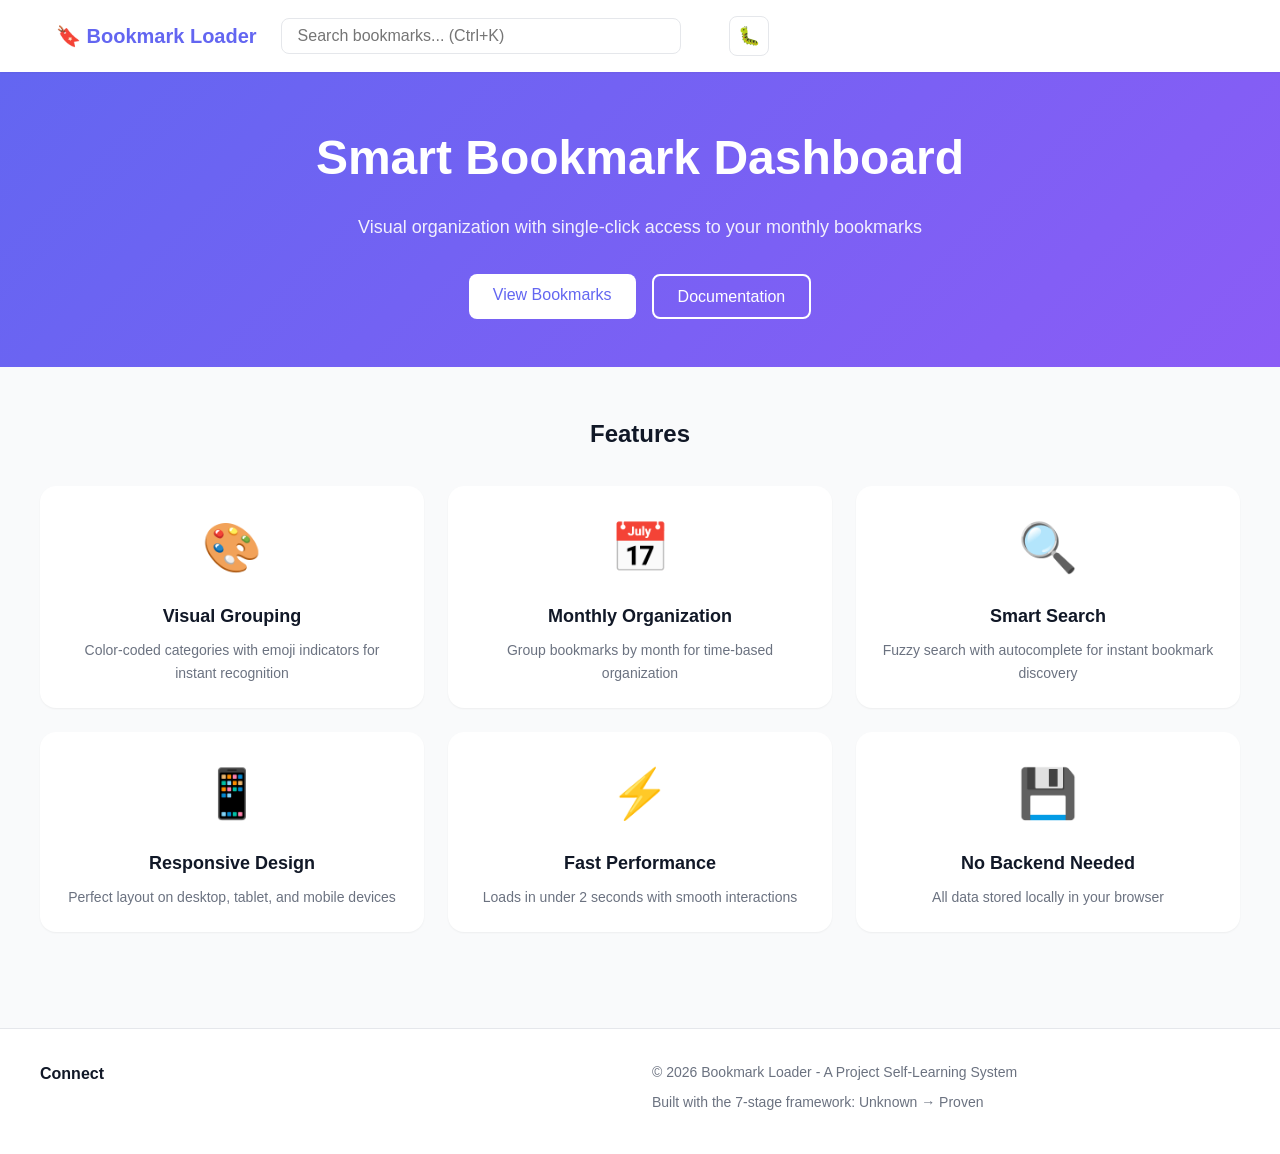
<file: index.html>
<!DOCTYPE html>
<html lang="en">
<head>
    <meta charset="UTF-8">
    <meta http-equiv="refresh" content="0; url=5_Symbols/index.html">
    <title>Bookmark Loader</title>
</head>
<body>
    <p>Redirecting to <a href="5_Symbols/index.html">Bookmark Loader</a>...</p>
</body>
</html>
</file>
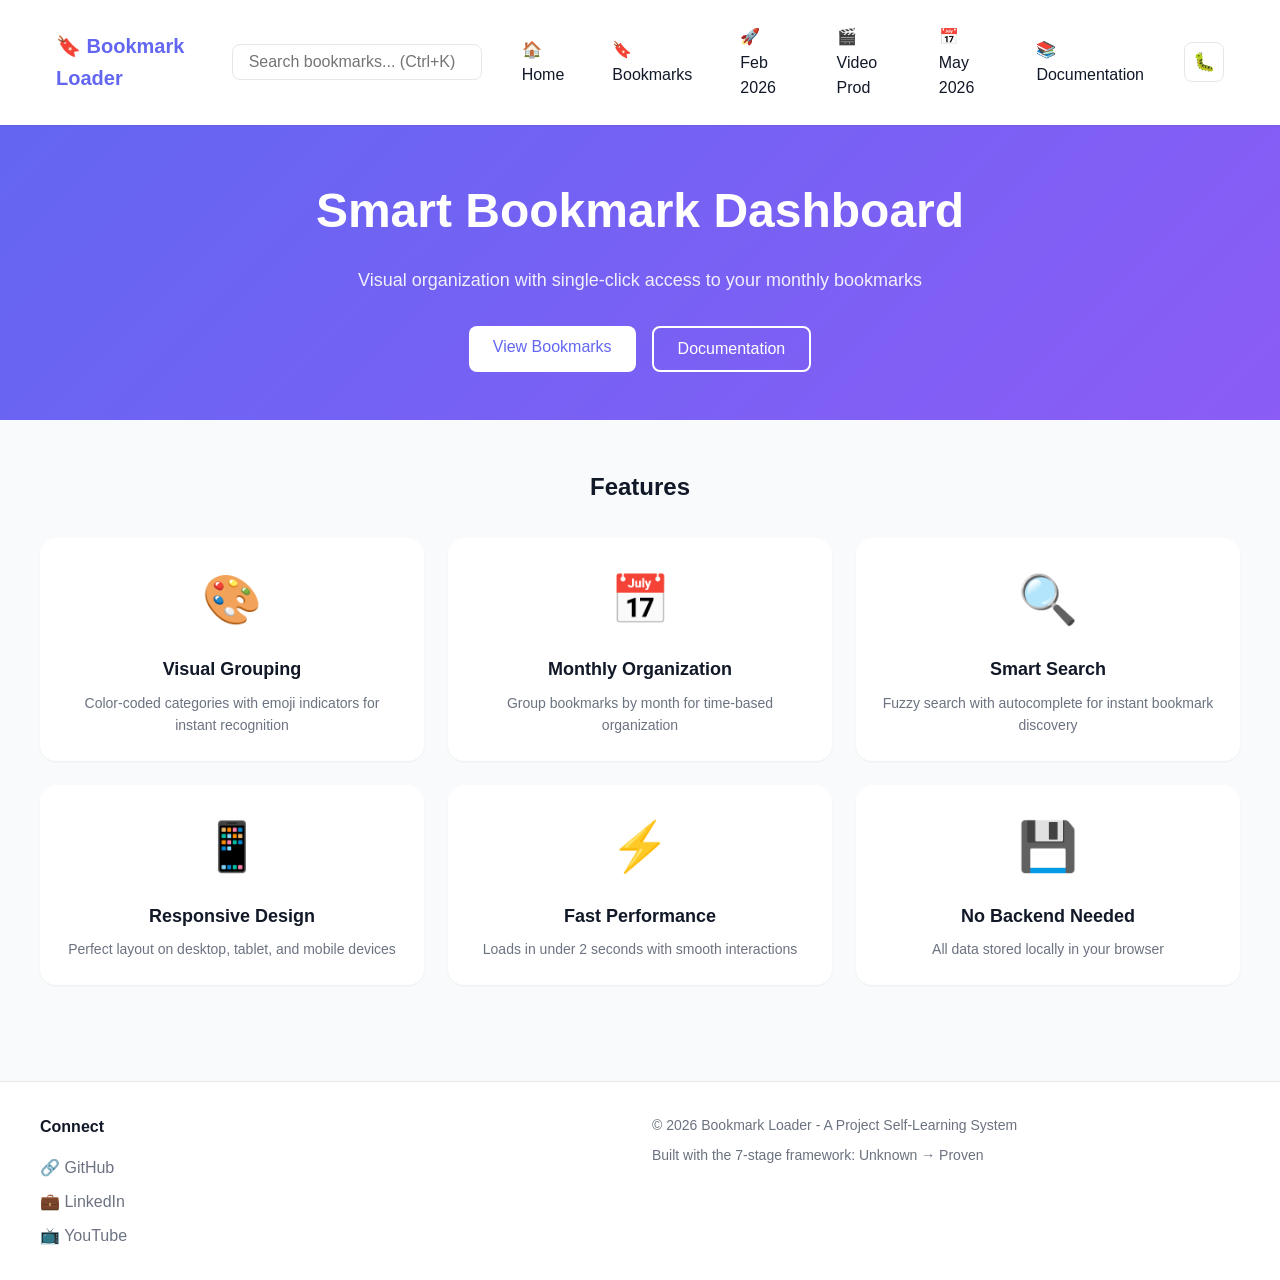
<file: 5_Symbols/index.html>
<!DOCTYPE html>
<html lang="en">
<head>
    <meta charset="UTF-8">
    <meta name="viewport" content="width=device-width, initial-scale=1.0">
    <meta name="description" content="Bookmark Dashboard - Visual organization for single-click access to your bookmarks">
    <title>Bookmark Loader - Smart Bookmark Dashboard</title>
    <link rel="stylesheet" href="../css/main.css">
    <link rel="stylesheet" href="../css/responsive.css">
</head>
<body>
    <!-- Debug Menu (hidden by default, shown when debug cookie is set) -->
    <nav id="debug-menu" class="debug-menu" style="display: none;">
        <div class="debug-menu-container">
            <span class="debug-label">DEBUG:</span>
            <div id="debug-menu-items"></div>
        </div>
    </nav>

    <!-- Main Navigation -->
    <nav class="main-nav">
        <div class="nav-container">
            <div class="nav-brand">
                <h1>🔖 Bookmark Loader</h1>
            </div>

            <!-- Search Bar -->
            <div class="nav-search">
                <input
                    type="text"
                    id="search-input"
                    placeholder="Search bookmarks... (Ctrl+K)"
                    autocomplete="off"
                />
                <div id="search-autocomplete" class="autocomplete-dropdown"></div>
            </div>

            <!-- Navigation Links -->
            <div class="nav-links" id="nav-links"></div>

            <!-- Debug Toggle Button -->
            <button id="debug-toggle" class="debug-toggle" title="Toggle Debug Menu">
                🐛
            </button>
        </div>
    </nav>

    <!-- Hero Section -->
    <section class="hero">
        <div class="hero-content">
            <h2>Smart Bookmark Dashboard</h2>
            <p>Visual organization with single-click access to your monthly bookmarks</p>
            <div class="hero-actions">
                <a href="bookmarks.html" class="btn btn-primary">View Bookmarks</a>
                <a href="markdown_renderer.html" class="btn btn-secondary">Documentation</a>
            </div>
        </div>
    </section>

    <!-- Features Section -->
    <section class="features">
        <div class="container">
            <h2>Features</h2>
            <div class="features-grid">
                <div class="feature-card">
                    <span class="feature-icon">🎨</span>
                    <h3>Visual Grouping</h3>
                    <p>Color-coded categories with emoji indicators for instant recognition</p>
                </div>
                <div class="feature-card">
                    <span class="feature-icon">📅</span>
                    <h3>Monthly Organization</h3>
                    <p>Group bookmarks by month for time-based organization</p>
                </div>
                <div class="feature-card">
                    <span class="feature-icon">🔍</span>
                    <h3>Smart Search</h3>
                    <p>Fuzzy search with autocomplete for instant bookmark discovery</p>
                </div>
                <div class="feature-card">
                    <span class="feature-icon">📱</span>
                    <h3>Responsive Design</h3>
                    <p>Perfect layout on desktop, tablet, and mobile devices</p>
                </div>
                <div class="feature-card">
                    <span class="feature-icon">⚡</span>
                    <h3>Fast Performance</h3>
                    <p>Loads in under 2 seconds with smooth interactions</p>
                </div>
                <div class="feature-card">
                    <span class="feature-icon">💾</span>
                    <h3>No Backend Needed</h3>
                    <p>All data stored locally in your browser</p>
                </div>
            </div>
        </div>
    </section>

    <!-- Footer -->
    <footer class="footer">
        <div class="container">
            <div class="footer-content">
                <div class="footer-links">
                    <h4>Connect</h4>
                    <div id="social-links"></div>
                </div>
                <div class="footer-info">
                    <p>&copy; 2026 Bookmark Loader - A Project Self-Learning System</p>
                    <p>Built with the 7-stage framework: Unknown → Proven</p>
                </div>
            </div>
        </div>
    </footer>

    <!-- Scripts -->
    <script src="../js/menu.js"></script>
    <script src="../js/search.js"></script>
    <script src="../js/debug.js"></script>
</body>
</html>
</file>
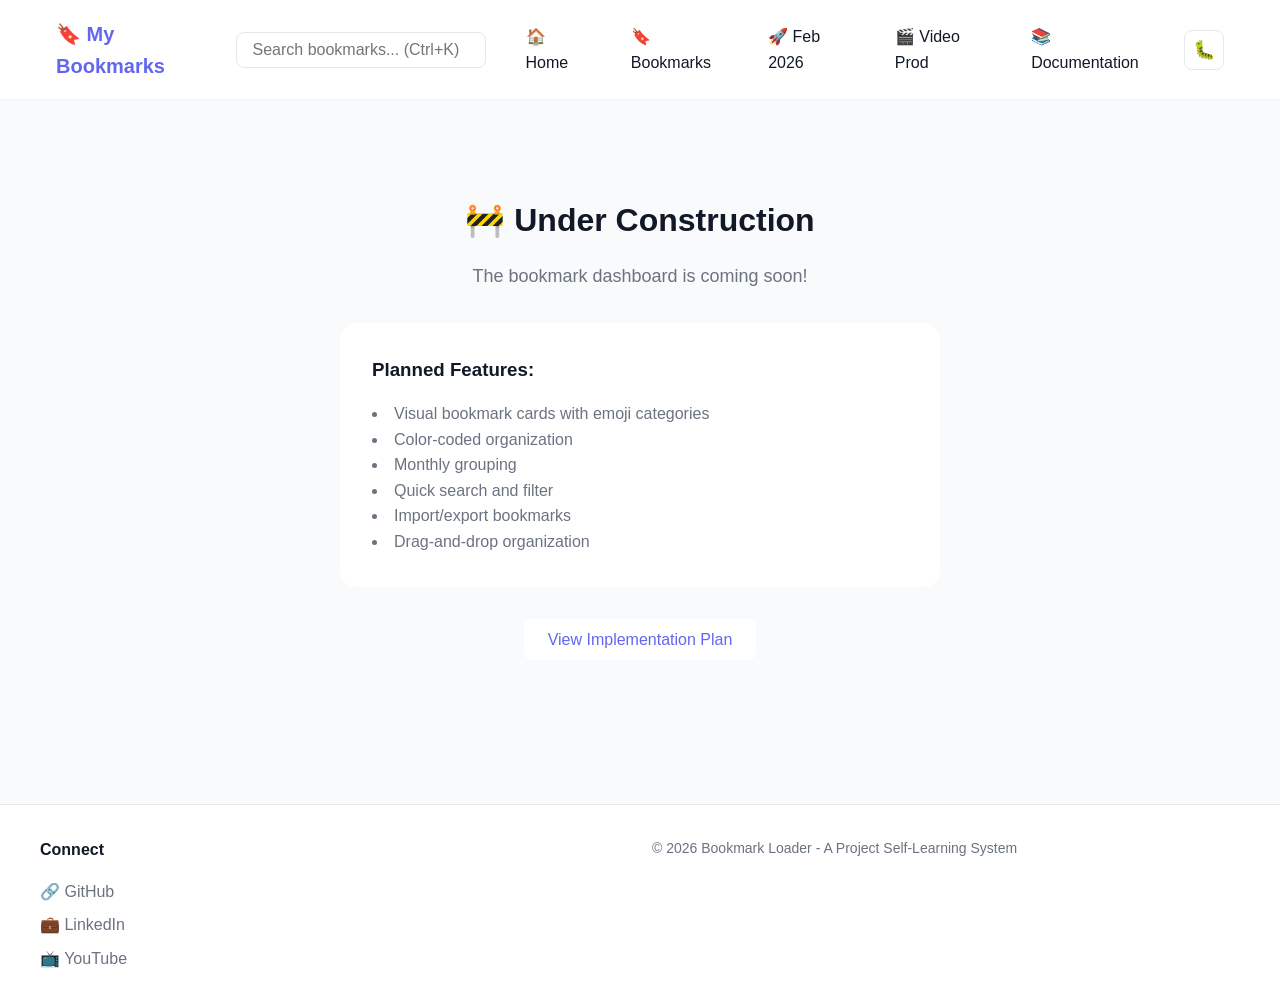
<file: bookmarks.html>
<!DOCTYPE html>
<html lang="en">
<head>
    <meta charset="UTF-8">
    <meta name="viewport" content="width=device-width, initial-scale=1.0">
    <title>Bookmarks - Bookmark Loader</title>
    <link rel="stylesheet" href="css/main.css">
    <link rel="stylesheet" href="css/responsive.css">
</head>
<body>
    <!-- Debug Menu -->
    <nav id="debug-menu" class="debug-menu" style="display: none;">
        <div class="debug-menu-container">
            <span class="debug-label">DEBUG:</span>
            <div id="debug-menu-items"></div>
        </div>
    </nav>

    <!-- Main Navigation -->
    <nav class="main-nav">
        <div class="nav-container">
            <div class="nav-brand">
                <h1>🔖 My Bookmarks</h1>
            </div>

            <div class="nav-search">
                <input
                    type="text"
                    id="search-input"
                    placeholder="Search bookmarks... (Ctrl+K)"
                    autocomplete="off"
                />
                <div id="search-autocomplete" class="autocomplete-dropdown"></div>
            </div>

            <div class="nav-links" id="nav-links"></div>

            <button id="debug-toggle" class="debug-toggle" title="Toggle Debug Menu">
                🐛
            </button>
        </div>
    </nav>

    <!-- Main Content -->
    <section class="container" style="padding: 2rem; min-height: 60vh;">
        <div style="text-align: center; padding: 4rem 2rem;">
            <h2 style="font-size: 2rem; margin-bottom: 1rem; color: var(--text-primary);">
                🚧 Under Construction
            </h2>
            <p style="font-size: 1.125rem; color: var(--text-secondary); margin-bottom: 2rem;">
                The bookmark dashboard is coming soon!
            </p>
            <div style="background: var(--surface); padding: 2rem; border-radius: var(--radius-lg); max-width: 600px; margin: 0 auto; text-align: left;">
                <h3 style="margin-bottom: 1rem;">Planned Features:</h3>
                <ul style="list-style-position: inside; color: var(--text-secondary);">
                    <li>Visual bookmark cards with emoji categories</li>
                    <li>Color-coded organization</li>
                    <li>Monthly grouping</li>
                    <li>Quick search and filter</li>
                    <li>Import/export bookmarks</li>
                    <li>Drag-and-drop organization</li>
                </ul>
            </div>
            <div style="margin-top: 2rem;">
                <a href="markdown_renderer.html?file=4_Formula/README.md" class="btn btn-primary">
                    View Implementation Plan
                </a>
            </div>
        </div>
    </section>

    <!-- Footer -->
    <footer class="footer">
        <div class="container">
            <div class="footer-content">
                <div class="footer-links">
                    <h4>Connect</h4>
                    <div id="social-links"></div>
                </div>
                <div class="footer-info">
                    <p>&copy; 2026 Bookmark Loader - A Project Self-Learning System</p>
                </div>
            </div>
        </div>
    </footer>

    <!-- Scripts -->
    <script src="js/menu.js"></script>
    <script src="js/search.js"></script>
    <script src="js/debug.js"></script>
</body>
</html>
</file>
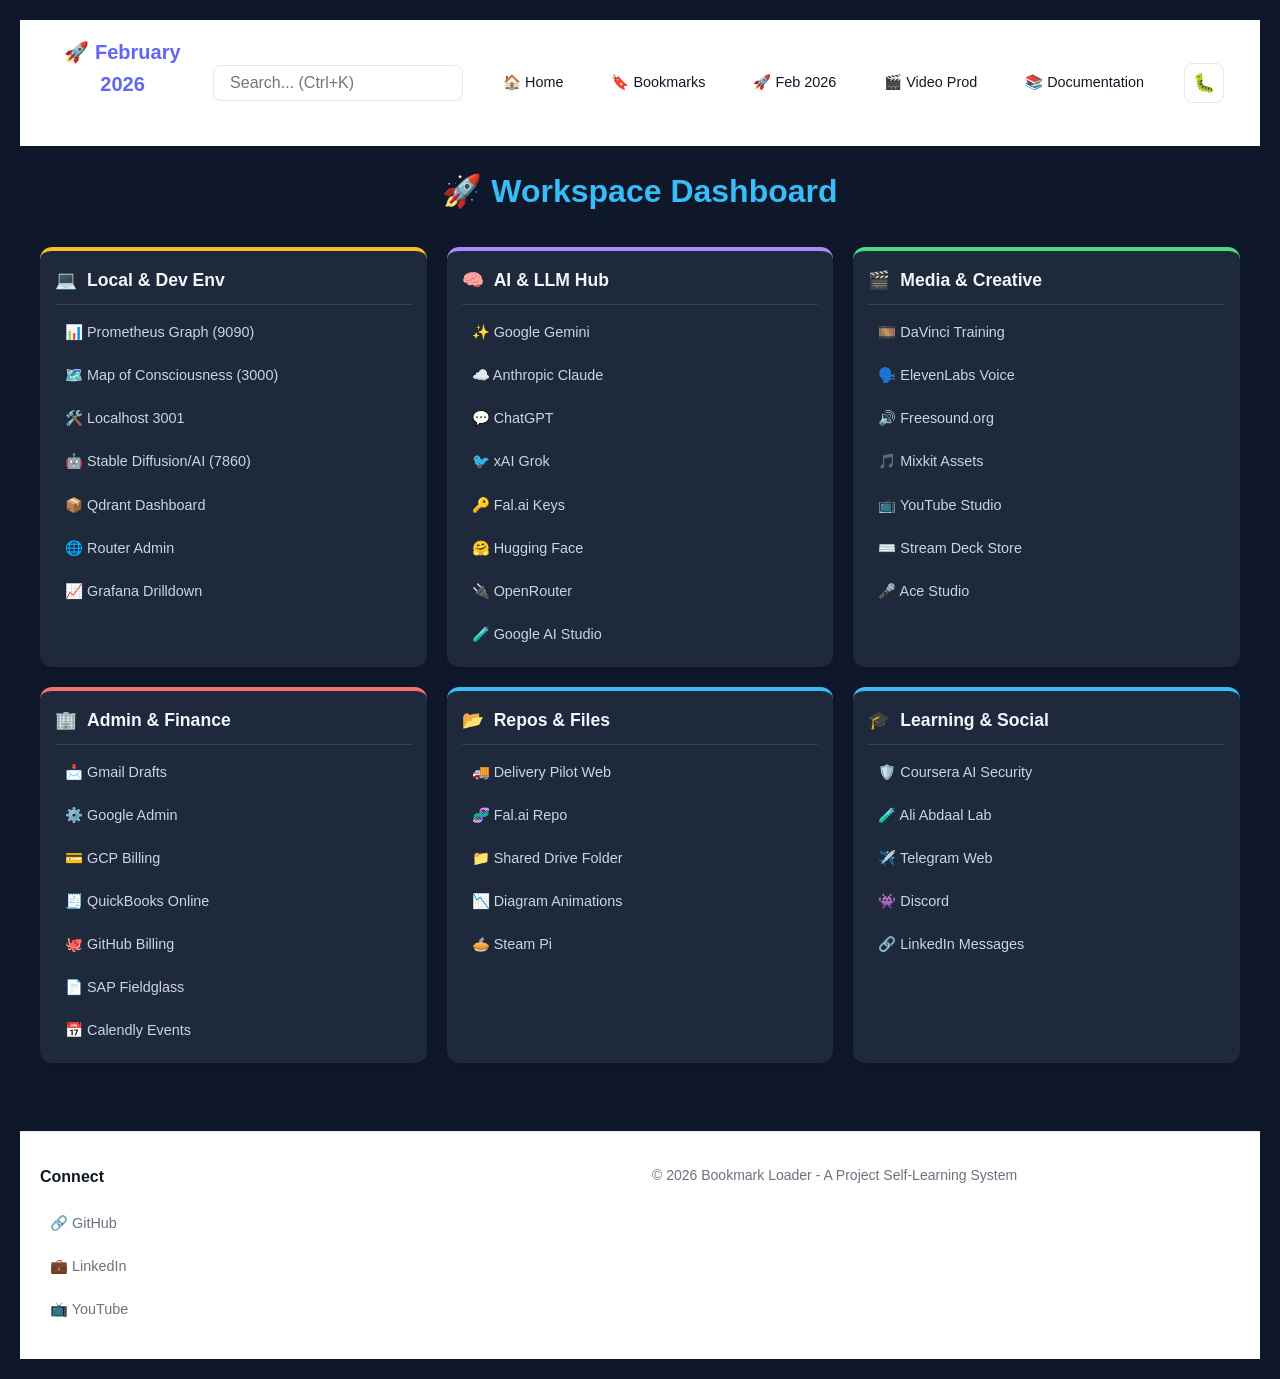
<file: february-2026.html>
<!DOCTYPE html>
<html lang="en">
<head>
    <meta charset="UTF-8">
    <meta name="viewport" content="width=device-width, initial-scale=1.0">
    <title>February 2026 Dashboard - Bookmark Loader</title>
    <link rel="stylesheet" href="css/main.css">
    <link rel="stylesheet" href="css/responsive.css">
    <style>
        :root {
            --bg: #0f172a;
            --card-bg: #1e293b;
            --text: #f1f5f9;
            --accent: #38bdf8;
            --group-local: #fbbf24;
            --group-ai: #a78bfa;
            --group-admin: #f87171;
            --group-media: #4ade80;
        }

        body {
            font-family: 'Segoe UI', Tahoma, Geneva, Verdana, sans-serif;
            background-color: var(--bg);
            color: var(--text);
            margin: 0;
            padding: 20px;
        }

        h1 { text-align: center; color: var(--accent); margin-bottom: 30px; }

        .dashboard {
            display: grid;
            grid-template-columns: repeat(auto-fit, minmax(300px, 1fr));
            gap: 20px;
            max-width: 1400px;
            margin: 0 auto;
        }

        .category {
            background: var(--card-bg);
            padding: 15px;
            border-radius: 12px;
            box-shadow: 0 4px 6px -1px rgba(0, 0, 0, 0.1);
            border-top: 4px solid var(--accent);
        }

        .category h2 {
            font-size: 1.1rem;
            margin-top: 0;
            border-bottom: 1px solid #334155;
            padding-bottom: 10px;
            display: flex;
            align-items: center;
            gap: 10px;
        }

        .links {
            display: flex;
            flex-direction: column;
            gap: 8px;
            margin-top: 10px;
        }

        a {
            color: #cbd5e1;
            text-decoration: none;
            font-size: 0.9rem;
            padding: 6px 10px;
            border-radius: 6px;
            transition: all 0.2s;
            white-space: nowrap;
            overflow: hidden;
            text-overflow: ellipsis;
            display: block;
        }

        a:hover {
            background: #334155;
            color: white;
            padding-left: 15px;
        }

        /* Color Coding by Category */
        .cat-local { border-color: var(--group-local); }
        .cat-ai { border-color: var(--group-ai); }
        .cat-admin { border-color: var(--group-admin); }
        .cat-media { border-color: var(--group-media); }

        .emoji { font-style: normal; }
    </style>
</head>
<body>
    <!-- Debug Menu -->
    <nav id="debug-menu" class="debug-menu" style="display: none;">
        <div class="debug-menu-container">
            <span class="debug-label">DEBUG:</span>
            <div id="debug-menu-items"></div>
        </div>
    </nav>

    <!-- Main Navigation -->
    <nav class="main-nav">
        <div class="nav-container">
            <div class="nav-brand">
                <h1>🚀 February 2026</h1>
            </div>

            <div class="nav-search">
                <input
                    type="text"
                    id="search-input"
                    placeholder="Search... (Ctrl+K)"
                    autocomplete="off"
                />
                <div id="search-autocomplete" class="autocomplete-dropdown"></div>
            </div>

            <div class="nav-links" id="nav-links"></div>

            <button id="debug-toggle" class="debug-toggle" title="Toggle Debug Menu">
                🐛
            </button>
        </div>
    </nav>

    <div style="padding: 20px;">
    <h1>🚀 Workspace Dashboard</h1>

    <div class="dashboard">

        <div class="category cat-local">
            <h2><span class="emoji">💻</span> Local & Dev Env</h2>
            <div class="links">
                <a href="http://localhost:9090/graph">📊 Prometheus Graph (9090)</a>
                <a href="http://localhost:3000/MapOfConsciousness">🗺️ Map of Consciousness (3000)</a>
                <a href="http://localhost:3001/">🛠️ Localhost 3001</a>
                <a href="http://localhost:7860/">🤖 Stable Diffusion/AI (7860)</a>
                <a href="http://192.168.2.227:6333/dashboard">📦 Qdrant Dashboard</a>
                <a href="http://192.168.3.1/#Dashboard">🌐 Router Admin</a>
                <a href="http://localhost:3000/a/grafana-metricsdrilldown-app/drilldown">📈 Grafana Drilldown</a>
            </div>
        </div>

        <div class="category cat-ai">
            <h2><span class="emoji">🧠</span> AI & LLM Hub</h2>
            <div class="links">
                <a href="https://gemini.google.com/">✨ Google Gemini</a>
                <a href="https://claude.ai/">☁️ Anthropic Claude</a>
                <a href="https://chatgpt.com/">💬 ChatGPT</a>
                <a href="https://grok.com/">🐦 xAI Grok</a>
                <a href="https://fal.ai/dashboard/keys">🔑 Fal.ai Keys</a>
                <a href="https://huggingface.co/models">🤗 Hugging Face</a>
                <a href="https://openrouter.ai/models">🔌 OpenRouter</a>
                <a href="https://aistudio.google.com/api-keys">🧪 Google AI Studio</a>
            </div>
        </div>

        <div class="category cat-media">
            <h2><span class="emoji">🎬</span> Media & Creative</h2>
            <div class="links">
                <a href="https://www.blackmagicdesign.com/products/davinciresolve/training">🎞️ DaVinci Training</a>
                <a href="https://elevenlabs.io/app/home">🗣️ ElevenLabs Voice</a>
                <a href="https://freesound.org/">🔊 Freesound.org</a>
                <a href="https://mixkit.co/">🎵 Mixkit Assets</a>
                <a href="https://studio.youtube.com/">📺 YouTube Studio</a>
                <a href="https://marketplace.elgato.com/">⌨️ Stream Deck Store</a>
                <a href="https://acestudio.ai/">🎤 Ace Studio</a>
            </div>
        </div>

        <div class="category cat-admin">
            <h2><span class="emoji">🏢</span> Admin & Finance</h2>
            <div class="links">
                <a href="https://mail.google.com/mail/u/0/#drafts">📩 Gmail Drafts</a>
                <a href="https://admin.google.com/">⚙️ Google Admin</a>
                <a href="https://console.cloud.google.com/billing">💳 GCP Billing</a>
                <a href="https://accounts.intuit.com/app/sign-in?app_group=QBO">🧾 QuickBooks Online</a>
                <a href="https://github.com/settings/billing/usage">🐙 GitHub Billing</a>
                <a href="https://www.us.fieldglass.cloud.sap/">📄 SAP Fieldglass</a>
                <a href="https://calendly.com/app/scheduled_events/user/me">📅 Calendly Events</a>
            </div>
        </div>

        <div class="category">
            <h2><span class="emoji">📂</span> Repos & Files</h2>
            <div class="links">
                <a href="https://github.com/rifaterdemsahin/delivery-pilot-web">🚚 Delivery Pilot Web</a>
                <a href="https://github.com/rifaterdemsahin/fal.ai">🧬 Fal.ai Repo</a>
                <a href="https://drive.google.com/drive/folders/1Aw7z1fhBPbMKdd_1oswbzaWk6Q2gLtJf">📁 Shared Drive Folder</a>
                <a href="https://rifaterdemsahin.github.io/diagram-animations/">📉 Diagram Animations</a>
                <a href="https://github.com/rifaterdemsahin/steam-pi">🥧 Steam Pi</a>
            </div>
        </div>

        <div class="category">
            <h2><span class="emoji">🎓</span> Learning & Social</h2>
            <div class="links">
                <a href="https://www.coursera.org/learn/secure-ai-interpret-and-protect-models">🛡️ Coursera AI Security</a>
                <a href="https://lab.aliabdaal.com/feed">🧪 Ali Abdaal Lab</a>
                <a href="https://web.telegram.org/a/">✈️ Telegram Web</a>
                <a href="https://discord.com/channels/@me">👾 Discord</a>
                <a href="https://www.linkedin.com/messaging/">🔗 LinkedIn Messages</a>
            </div>
        </div>

    </div>
    </div>

    <!-- Footer -->
    <footer class="footer">
        <div class="container">
            <div class="footer-content">
                <div class="footer-links">
                    <h4>Connect</h4>
                    <div id="social-links"></div>
                </div>
                <div class="footer-info">
                    <p>&copy; 2026 Bookmark Loader - A Project Self-Learning System</p>
                </div>
            </div>
        </div>
    </footer>

    <!-- Scripts -->
    <script src="js/menu.js"></script>
    <script src="js/search.js"></script>
    <script src="js/debug.js"></script>
</body>
</html>
</file>
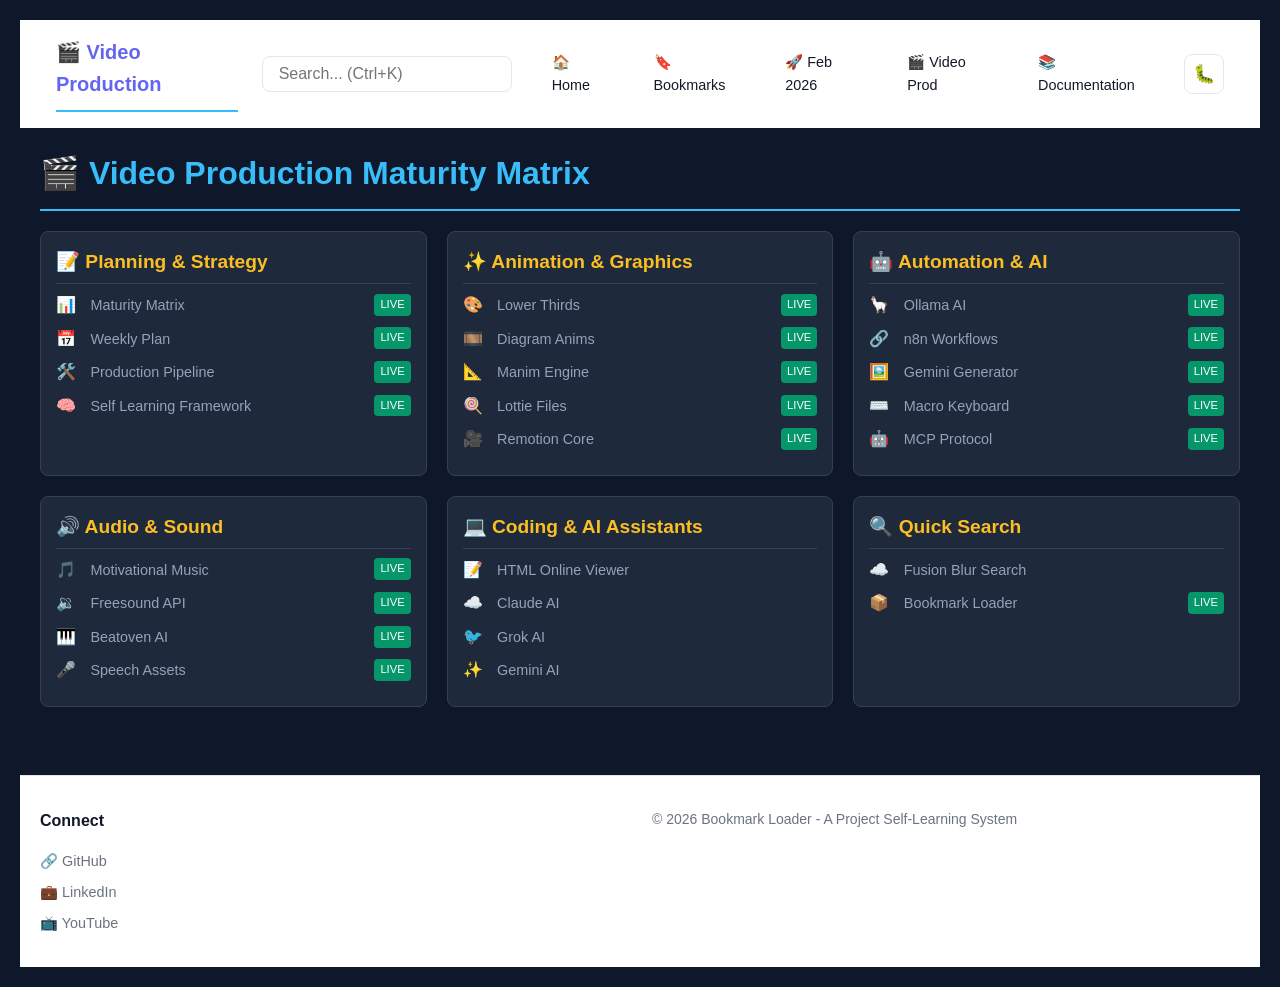
<file: video-production.html>
<!DOCTYPE html>
<html lang="en">
<head>
    <meta charset="UTF-8">
    <meta name="viewport" content="width=device-width, initial-scale=1.0">
    <title>Video Production Matrix - Bookmark Loader</title>
    <link rel="stylesheet" href="css/main.css">
    <link rel="stylesheet" href="css/responsive.css">
    <style>
        body { font-family: 'Segoe UI', Tahoma, Geneva, Verdana, sans-serif; background: #0f172a; color: #f8fafc; margin: 20px; }
        h1 { color: #38bdf8; border-bottom: 2px solid #38bdf8; padding-bottom: 10px; }
        .matrix-grid { display: grid; grid-template-columns: repeat(auto-fit, minmax(300px, 1fr)); gap: 20px; margin-top: 20px; }
        .category { background: #1e293b; border-radius: 8px; padding: 15px; border: 1px solid #334155; }
        .category h2 { font-size: 1.2rem; margin-top: 0; color: #fbbf24; border-bottom: 1px solid #334155; padding-bottom: 5px; }
        .link-item { margin: 8px 0; display: flex; align-items: center; justify-content: space-between; }
        a { color: #94a3b8; text-decoration: none; font-size: 0.9rem; transition: color 0.2s; }
        a:hover { color: #38bdf8; }
        .emoji { margin-right: 10px; }
        .dual-link { display: flex; gap: 10px; }
        .badge { font-size: 0.7rem; padding: 2px 6px; border-radius: 4px; background: #334155; color: #cbd5e1; }
        .badge-live { background: #059669; color: white; }
        .badge-backup { background: #0369a1; color: white; }
    </style>
</head>
<body>
    <!-- Debug Menu -->
    <nav id="debug-menu" class="debug-menu" style="display: none;">
        <div class="debug-menu-container">
            <span class="debug-label">DEBUG:</span>
            <div id="debug-menu-items"></div>
        </div>
    </nav>

    <!-- Main Navigation -->
    <nav class="main-nav">
        <div class="nav-container">
            <div class="nav-brand">
                <h1>🎬 Video Production</h1>
            </div>

            <div class="nav-search">
                <input
                    type="text"
                    id="search-input"
                    placeholder="Search... (Ctrl+K)"
                    autocomplete="off"
                />
                <div id="search-autocomplete" class="autocomplete-dropdown"></div>
            </div>

            <div class="nav-links" id="nav-links"></div>

            <button id="debug-toggle" class="debug-toggle" title="Toggle Debug Menu">
                🐛
            </button>
        </div>
    </nav>

    <div style="padding: 20px;">
    <h1>🎬 Video Production Maturity Matrix</h1>

    <div class="matrix-grid" id="matrix-grid">
        <!-- Content will be dynamically loaded from JSON -->
    </div>
    </div>

    <script>
        // Load and render video production links from JSON
        async function loadVideoProductionLinks() {
            try {
                const response = await fetch('data/video-production-links.json');
                const data = await response.json();
                renderMatrix(data.categories);
            } catch (error) {
                console.error('Failed to load video production links:', error);
                document.getElementById('matrix-grid').innerHTML = '<p style="color: #ef4444;">Failed to load project data</p>';
            }
        }

        function renderMatrix(categories) {
            const grid = document.getElementById('matrix-grid');

            grid.innerHTML = categories.map(category => `
                <div class="category">
                    <h2>${category.icon} ${category.name}</h2>
                    ${category.projects.map(project => `
                        <div class="link-item">
                            <span>
                                <span class="emoji">${project.emoji}</span>
                                <a href="${project.github || project.external}">${project.name}</a>
                            </span>
                            ${(project.live || project.backup) ? `
                                <div class="dual-link">
                                    ${project.live ? `<a href="${project.live}" class="badge badge-live" target="_blank">LIVE</a>` : ''}
                                    ${project.backup ? `<a href="${project.backup}" class="badge badge-backup" target="_blank">BACKUP</a>` : ''}
                                </div>
                            ` : ''}
                        </div>
                    `).join('')}
                </div>
            `).join('');
        }

        // Load on page ready
        loadVideoProductionLinks();
    </script>

    <!-- Footer -->
    <footer class="footer">
        <div class="container">
            <div class="footer-content">
                <div class="footer-links">
                    <h4>Connect</h4>
                    <div id="social-links"></div>
                </div>
                <div class="footer-info">
                    <p>&copy; 2026 Bookmark Loader - A Project Self-Learning System</p>
                </div>
            </div>
        </div>
    </footer>

    <!-- Scripts -->
    <script src="js/menu.js"></script>
    <script src="js/search.js"></script>
    <script src="js/debug.js"></script>
</body>
</html>
</file>
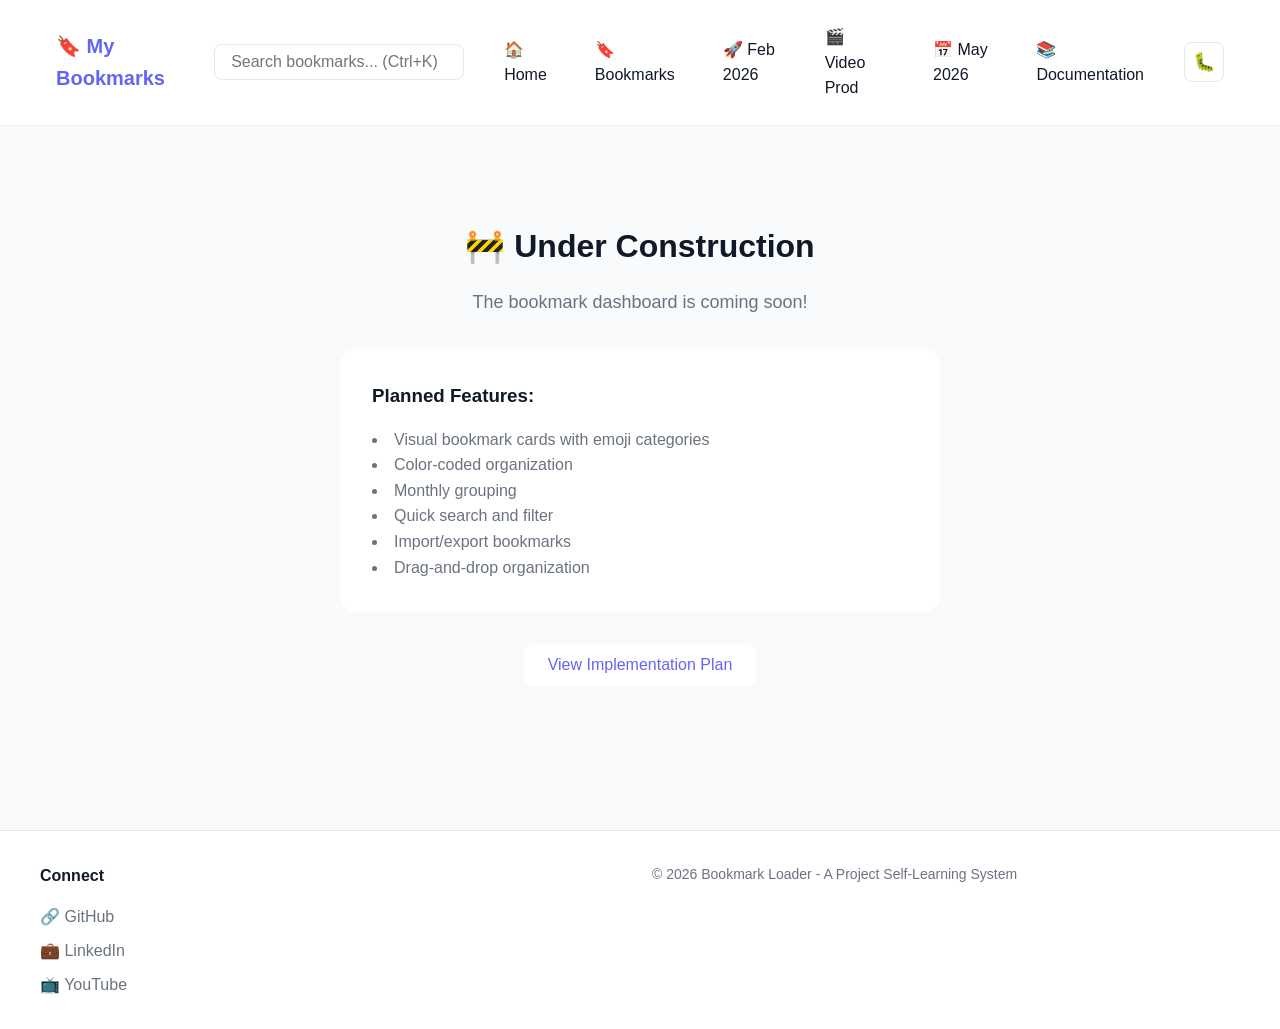
<file: 5_Symbols/bookmarks.html>
<!DOCTYPE html>
<html lang="en">
<head>
    <meta charset="UTF-8">
    <meta name="viewport" content="width=device-width, initial-scale=1.0">
    <title>Bookmarks - Bookmark Loader</title>
    <link rel="stylesheet" href="../css/main.css">
    <link rel="stylesheet" href="../css/responsive.css">
</head>
<body>
    <!-- Debug Menu -->
    <nav id="debug-menu" class="debug-menu" style="display: none;">
        <div class="debug-menu-container">
            <span class="debug-label">DEBUG:</span>
            <div id="debug-menu-items"></div>
        </div>
    </nav>

    <!-- Main Navigation -->
    <nav class="main-nav">
        <div class="nav-container">
            <div class="nav-brand">
                <h1>🔖 My Bookmarks</h1>
            </div>

            <div class="nav-search">
                <input
                    type="text"
                    id="search-input"
                    placeholder="Search bookmarks... (Ctrl+K)"
                    autocomplete="off"
                />
                <div id="search-autocomplete" class="autocomplete-dropdown"></div>
            </div>

            <div class="nav-links" id="nav-links"></div>

            <button id="debug-toggle" class="debug-toggle" title="Toggle Debug Menu">
                🐛
            </button>
        </div>
    </nav>

    <!-- Main Content -->
    <section class="container" style="padding: 2rem; min-height: 60vh;">
        <div style="text-align: center; padding: 4rem 2rem;">
            <h2 style="font-size: 2rem; margin-bottom: 1rem; color: var(--text-primary);">
                🚧 Under Construction
            </h2>
            <p style="font-size: 1.125rem; color: var(--text-secondary); margin-bottom: 2rem;">
                The bookmark dashboard is coming soon!
            </p>
            <div style="background: var(--surface); padding: 2rem; border-radius: var(--radius-lg); max-width: 600px; margin: 0 auto; text-align: left;">
                <h3 style="margin-bottom: 1rem;">Planned Features:</h3>
                <ul style="list-style-position: inside; color: var(--text-secondary);">
                    <li>Visual bookmark cards with emoji categories</li>
                    <li>Color-coded organization</li>
                    <li>Monthly grouping</li>
                    <li>Quick search and filter</li>
                    <li>Import/export bookmarks</li>
                    <li>Drag-and-drop organization</li>
                </ul>
            </div>
            <div style="margin-top: 2rem;">
                <a href="markdown_renderer.html?file=../4_Formula/README.md" class="btn btn-primary">
                    View Implementation Plan
                </a>
            </div>
        </div>
    </section>

    <!-- Footer -->
    <footer class="footer">
        <div class="container">
            <div class="footer-content">
                <div class="footer-links">
                    <h4>Connect</h4>
                    <div id="social-links"></div>
                </div>
                <div class="footer-info">
                    <p>&copy; 2026 Bookmark Loader - A Project Self-Learning System</p>
                </div>
            </div>
        </div>
    </footer>

    <!-- Scripts -->
    <script src="../js/menu.js"></script>
    <script src="../js/search.js"></script>
    <script src="../js/debug.js"></script>
</body>
</html>
</file>
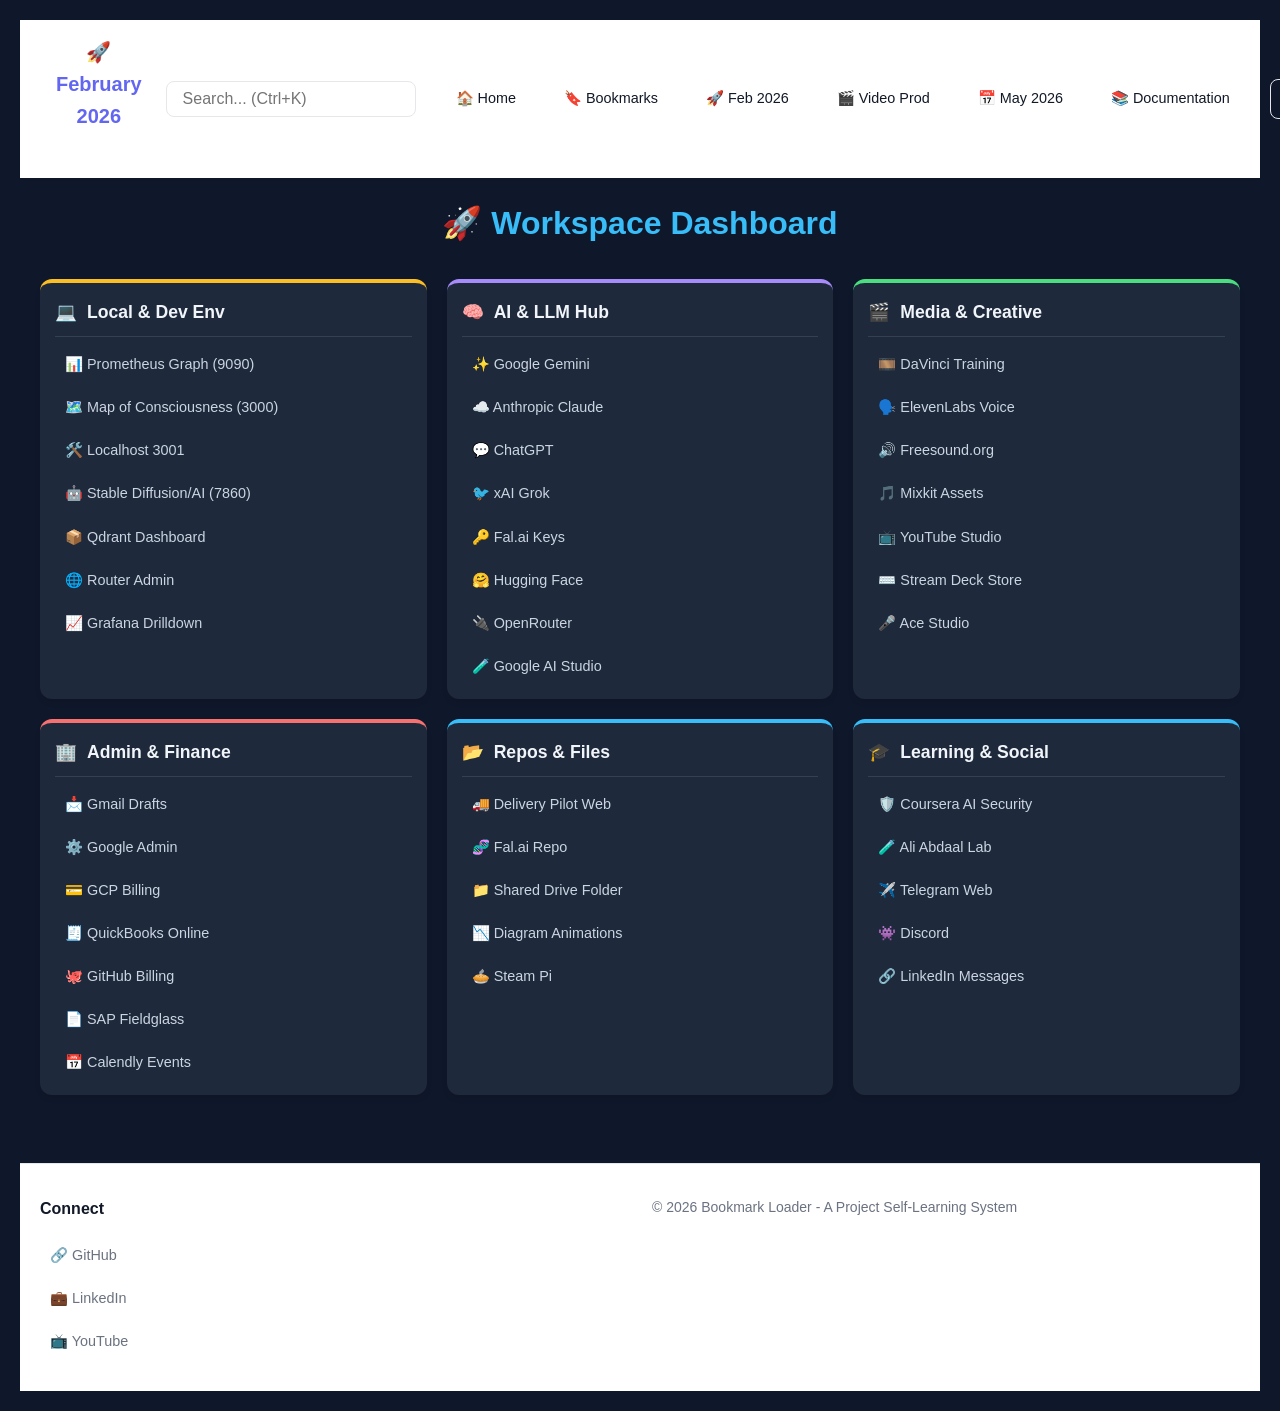
<file: 5_Symbols/february-2026.html>
<!DOCTYPE html>
<html lang="en">
<head>
    <meta charset="UTF-8">
    <meta name="viewport" content="width=device-width, initial-scale=1.0">
    <title>February 2026 Dashboard - Bookmark Loader</title>
    <link rel="stylesheet" href="../css/main.css">
    <link rel="stylesheet" href="../css/responsive.css">
    <style>
        :root {
            --bg: #0f172a;
            --card-bg: #1e293b;
            --text: #f1f5f9;
            --accent: #38bdf8;
            --group-local: #fbbf24;
            --group-ai: #a78bfa;
            --group-admin: #f87171;
            --group-media: #4ade80;
        }

        body {
            font-family: 'Segoe UI', Tahoma, Geneva, Verdana, sans-serif;
            background-color: var(--bg);
            color: var(--text);
            margin: 0;
            padding: 20px;
        }

        h1 { text-align: center; color: var(--accent); margin-bottom: 30px; }

        .dashboard {
            display: grid;
            grid-template-columns: repeat(auto-fit, minmax(300px, 1fr));
            gap: 20px;
            max-width: 1400px;
            margin: 0 auto;
        }

        .category {
            background: var(--card-bg);
            padding: 15px;
            border-radius: 12px;
            box-shadow: 0 4px 6px -1px rgba(0, 0, 0, 0.1);
            border-top: 4px solid var(--accent);
        }

        .category h2 {
            font-size: 1.1rem;
            margin-top: 0;
            border-bottom: 1px solid #334155;
            padding-bottom: 10px;
            display: flex;
            align-items: center;
            gap: 10px;
        }

        .links {
            display: flex;
            flex-direction: column;
            gap: 8px;
            margin-top: 10px;
        }

        a {
            color: #cbd5e1;
            text-decoration: none;
            font-size: 0.9rem;
            padding: 6px 10px;
            border-radius: 6px;
            transition: all 0.2s;
            white-space: nowrap;
            overflow: hidden;
            text-overflow: ellipsis;
            display: block;
        }

        a:hover {
            background: #334155;
            color: white;
            padding-left: 15px;
        }

        /* Color Coding by Category */
        .cat-local { border-color: var(--group-local); }
        .cat-ai { border-color: var(--group-ai); }
        .cat-admin { border-color: var(--group-admin); }
        .cat-media { border-color: var(--group-media); }

        .emoji { font-style: normal; }
    </style>
</head>
<body>
    <!-- Debug Menu -->
    <nav id="debug-menu" class="debug-menu" style="display: none;">
        <div class="debug-menu-container">
            <span class="debug-label">DEBUG:</span>
            <div id="debug-menu-items"></div>
        </div>
    </nav>

    <!-- Main Navigation -->
    <nav class="main-nav">
        <div class="nav-container">
            <div class="nav-brand">
                <h1>🚀 February 2026</h1>
            </div>

            <div class="nav-search">
                <input
                    type="text"
                    id="search-input"
                    placeholder="Search... (Ctrl+K)"
                    autocomplete="off"
                />
                <div id="search-autocomplete" class="autocomplete-dropdown"></div>
            </div>

            <div class="nav-links" id="nav-links"></div>

            <button id="debug-toggle" class="debug-toggle" title="Toggle Debug Menu">
                🐛
            </button>
        </div>
    </nav>

    <div style="padding: 20px;">
    <h1>🚀 Workspace Dashboard</h1>

    <div class="dashboard">

        <div class="category cat-local">
            <h2><span class="emoji">💻</span> Local & Dev Env</h2>
            <div class="links">
                <a href="http://localhost:9090/graph">📊 Prometheus Graph (9090)</a>
                <a href="http://localhost:3000/MapOfConsciousness">🗺️ Map of Consciousness (3000)</a>
                <a href="http://localhost:3001/">🛠️ Localhost 3001</a>
                <a href="http://localhost:7860/">🤖 Stable Diffusion/AI (7860)</a>
                <a href="http://192.168.2.227:6333/dashboard">📦 Qdrant Dashboard</a>
                <a href="http://192.168.3.1/#Dashboard">🌐 Router Admin</a>
                <a href="http://localhost:3000/a/grafana-metricsdrilldown-app/drilldown">📈 Grafana Drilldown</a>
            </div>
        </div>

        <div class="category cat-ai">
            <h2><span class="emoji">🧠</span> AI & LLM Hub</h2>
            <div class="links">
                <a href="https://gemini.google.com/">✨ Google Gemini</a>
                <a href="https://claude.ai/">☁️ Anthropic Claude</a>
                <a href="https://chatgpt.com/">💬 ChatGPT</a>
                <a href="https://grok.com/">🐦 xAI Grok</a>
                <a href="https://fal.ai/dashboard/keys">🔑 Fal.ai Keys</a>
                <a href="https://huggingface.co/models">🤗 Hugging Face</a>
                <a href="https://openrouter.ai/models">🔌 OpenRouter</a>
                <a href="https://aistudio.google.com/api-keys">🧪 Google AI Studio</a>
            </div>
        </div>

        <div class="category cat-media">
            <h2><span class="emoji">🎬</span> Media & Creative</h2>
            <div class="links">
                <a href="https://www.blackmagicdesign.com/products/davinciresolve/training">🎞️ DaVinci Training</a>
                <a href="https://elevenlabs.io/app/home">🗣️ ElevenLabs Voice</a>
                <a href="https://freesound.org/">🔊 Freesound.org</a>
                <a href="https://mixkit.co/">🎵 Mixkit Assets</a>
                <a href="https://studio.youtube.com/">📺 YouTube Studio</a>
                <a href="https://marketplace.elgato.com/">⌨️ Stream Deck Store</a>
                <a href="https://acestudio.ai/">🎤 Ace Studio</a>
            </div>
        </div>

        <div class="category cat-admin">
            <h2><span class="emoji">🏢</span> Admin & Finance</h2>
            <div class="links">
                <a href="https://mail.google.com/mail/u/0/#drafts">📩 Gmail Drafts</a>
                <a href="https://admin.google.com/">⚙️ Google Admin</a>
                <a href="https://console.cloud.google.com/billing">💳 GCP Billing</a>
                <a href="https://accounts.intuit.com/app/sign-in?app_group=QBO">🧾 QuickBooks Online</a>
                <a href="https://github.com/settings/billing/usage">🐙 GitHub Billing</a>
                <a href="https://www.us.fieldglass.cloud.sap/">📄 SAP Fieldglass</a>
                <a href="https://calendly.com/app/scheduled_events/user/me">📅 Calendly Events</a>
            </div>
        </div>

        <div class="category">
            <h2><span class="emoji">📂</span> Repos & Files</h2>
            <div class="links">
                <a href="https://github.com/rifaterdemsahin/delivery-pilot-web">🚚 Delivery Pilot Web</a>
                <a href="https://github.com/rifaterdemsahin/fal.ai">🧬 Fal.ai Repo</a>
                <a href="https://drive.google.com/drive/folders/1Aw7z1fhBPbMKdd_1oswbzaWk6Q2gLtJf">📁 Shared Drive Folder</a>
                <a href="https://rifaterdemsahin.github.io/diagram-animations/">📉 Diagram Animations</a>
                <a href="https://github.com/rifaterdemsahin/steam-pi">🥧 Steam Pi</a>
            </div>
        </div>

        <div class="category">
            <h2><span class="emoji">🎓</span> Learning & Social</h2>
            <div class="links">
                <a href="https://www.coursera.org/learn/secure-ai-interpret-and-protect-models">🛡️ Coursera AI Security</a>
                <a href="https://lab.aliabdaal.com/feed">🧪 Ali Abdaal Lab</a>
                <a href="https://web.telegram.org/a/">✈️ Telegram Web</a>
                <a href="https://discord.com/channels/@me">👾 Discord</a>
                <a href="https://www.linkedin.com/messaging/">🔗 LinkedIn Messages</a>
            </div>
        </div>

    </div>
    </div>

    <!-- Footer -->
    <footer class="footer">
        <div class="container">
            <div class="footer-content">
                <div class="footer-links">
                    <h4>Connect</h4>
                    <div id="social-links"></div>
                </div>
                <div class="footer-info">
                    <p>&copy; 2026 Bookmark Loader - A Project Self-Learning System</p>
                </div>
            </div>
        </div>
    </footer>

    <!-- Scripts -->
    <script src="../js/menu.js"></script>
    <script src="../js/search.js"></script>
    <script src="../js/debug.js"></script>
</body>
</html>
</file>
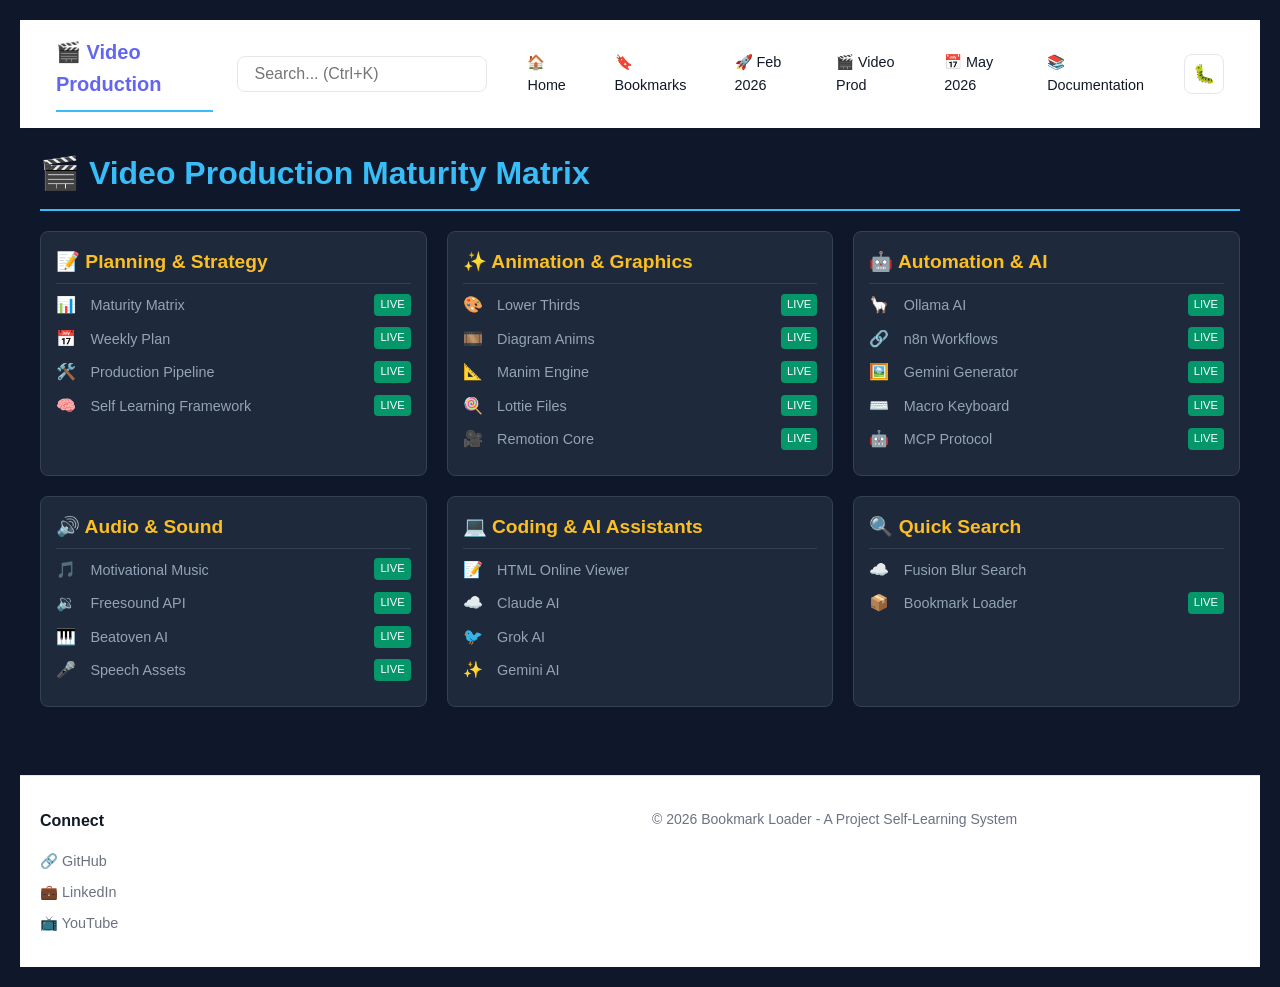
<file: 5_Symbols/video-production.html>
<!DOCTYPE html>
<html lang="en">
<head>
    <meta charset="UTF-8">
    <meta name="viewport" content="width=device-width, initial-scale=1.0">
    <title>Video Production Matrix - Bookmark Loader</title>
    <link rel="stylesheet" href="../css/main.css">
    <link rel="stylesheet" href="../css/responsive.css">
    <style>
        body { font-family: 'Segoe UI', Tahoma, Geneva, Verdana, sans-serif; background: #0f172a; color: #f8fafc; margin: 20px; }
        h1 { color: #38bdf8; border-bottom: 2px solid #38bdf8; padding-bottom: 10px; }
        .matrix-grid { display: grid; grid-template-columns: repeat(auto-fit, minmax(300px, 1fr)); gap: 20px; margin-top: 20px; }
        .category { background: #1e293b; border-radius: 8px; padding: 15px; border: 1px solid #334155; }
        .category h2 { font-size: 1.2rem; margin-top: 0; color: #fbbf24; border-bottom: 1px solid #334155; padding-bottom: 5px; }
        .link-item { margin: 8px 0; display: flex; align-items: center; justify-content: space-between; }
        a { color: #94a3b8; text-decoration: none; font-size: 0.9rem; transition: color 0.2s; }
        a:hover { color: #38bdf8; }
        .emoji { margin-right: 10px; }
        .dual-link { display: flex; gap: 10px; }
        .badge { font-size: 0.7rem; padding: 2px 6px; border-radius: 4px; background: #334155; color: #cbd5e1; }
        .badge-live { background: #059669; color: white; }
        .badge-backup { background: #0369a1; color: white; }
    </style>
</head>
<body>
    <!-- Debug Menu -->
    <nav id="debug-menu" class="debug-menu" style="display: none;">
        <div class="debug-menu-container">
            <span class="debug-label">DEBUG:</span>
            <div id="debug-menu-items"></div>
        </div>
    </nav>

    <!-- Main Navigation -->
    <nav class="main-nav">
        <div class="nav-container">
            <div class="nav-brand">
                <h1>🎬 Video Production</h1>
            </div>

            <div class="nav-search">
                <input
                    type="text"
                    id="search-input"
                    placeholder="Search... (Ctrl+K)"
                    autocomplete="off"
                />
                <div id="search-autocomplete" class="autocomplete-dropdown"></div>
            </div>

            <div class="nav-links" id="nav-links"></div>

            <button id="debug-toggle" class="debug-toggle" title="Toggle Debug Menu">
                🐛
            </button>
        </div>
    </nav>

    <div style="padding: 20px;">
    <h1>🎬 Video Production Maturity Matrix</h1>

    <div class="matrix-grid" id="matrix-grid">
        <!-- Content will be dynamically loaded from JSON -->
    </div>
    </div>

    <script>
        // Load and render video production links from JSON
        async function loadVideoProductionLinks() {
            try {
                const response = await fetch('../data/video-production-links.json');
                const data = await response.json();
                renderMatrix(data.categories);
            } catch (error) {
                console.error('Failed to load video production links:', error);
                document.getElementById('matrix-grid').innerHTML = '<p style="color: #ef4444;">Failed to load project data</p>';
            }
        }

        function renderMatrix(categories) {
            const grid = document.getElementById('matrix-grid');

            grid.innerHTML = categories.map(category => `
                <div class="category">
                    <h2>${category.icon} ${category.name}</h2>
                    ${category.projects.map(project => `
                        <div class="link-item">
                            <span>
                                <span class="emoji">${project.emoji}</span>
                                <a href="${project.github || project.external}">${project.name}</a>
                            </span>
                            ${(project.live || project.backup) ? `
                                <div class="dual-link">
                                    ${project.live ? `<a href="${project.live}" class="badge badge-live" target="_blank">LIVE</a>` : ''}
                                    ${project.backup ? `<a href="${project.backup}" class="badge badge-backup" target="_blank">BACKUP</a>` : ''}
                                </div>
                            ` : ''}
                        </div>
                    `).join('')}
                </div>
            `).join('');
        }

        // Load on page ready
        loadVideoProductionLinks();
    </script>

    <!-- Footer -->
    <footer class="footer">
        <div class="container">
            <div class="footer-content">
                <div class="footer-links">
                    <h4>Connect</h4>
                    <div id="social-links"></div>
                </div>
                <div class="footer-info">
                    <p>&copy; 2026 Bookmark Loader - A Project Self-Learning System</p>
                </div>
            </div>
        </div>
    </footer>

    <!-- Scripts -->
    <script src="../js/menu.js"></script>
    <script src="../js/search.js"></script>
    <script src="../js/debug.js"></script>
</body>
</html>
</file>
<file: css/main.css>
/* CSS Custom Properties (Design Tokens) */
:root {
  /* Colors */
  --primary: #6366f1;
  --secondary: #8b5cf6;
  --success: #10b981;
  --warning: #f59e0b;
  --danger: #ef4444;
  --neutral: #6b7280;
  --background: #f9fafb;
  --surface: #ffffff;
  --text-primary: #111827;
  --text-secondary: #6b7280;
  --border: #e5e7eb;

  /* Spacing */
  --spacing-xs: 0.25rem;
  --spacing-sm: 0.5rem;
  --spacing-md: 1rem;
  --spacing-lg: 1.5rem;
  --spacing-xl: 2rem;
  --spacing-2xl: 3rem;

  /* Typography */
  --font-family: -apple-system, BlinkMacSystemFont, 'Segoe UI', Roboto, Oxygen, Ubuntu, sans-serif;
  --font-size-sm: 0.875rem;
  --font-size-base: 1rem;
  --font-size-lg: 1.125rem;
  --font-size-xl: 1.25rem;
  --font-size-2xl: 1.5rem;
  --font-size-3xl: 2rem;

  /* Shadows */
  --shadow-sm: 0 1px 2px 0 rgba(0, 0, 0, 0.05);
  --shadow-md: 0 4px 6px -1px rgba(0, 0, 0, 0.1);
  --shadow-lg: 0 10px 15px -3px rgba(0, 0, 0, 0.1);

  /* Border Radius */
  --radius-sm: 0.25rem;
  --radius-md: 0.5rem;
  --radius-lg: 1rem;

  /* Transitions */
  --transition-fast: 150ms ease-in-out;
  --transition-base: 300ms ease-in-out;
}

/* Reset & Base Styles */
* {
  margin: 0;
  padding: 0;
  box-sizing: border-box;
}

html {
  scroll-behavior: smooth;
}

body {
  font-family: var(--font-family);
  font-size: var(--font-size-base);
  line-height: 1.6;
  color: var(--text-primary);
  background-color: var(--background);
}

/* Debug Menu Styles */
.debug-menu {
  background-color: #1f2937;
  color: #ffffff;
  padding: var(--spacing-sm) var(--spacing-md);
  border-bottom: 2px solid var(--warning);
  position: sticky;
  top: 0;
  z-index: 1000;
}

.debug-menu-container {
  max-width: 1200px;
  margin: 0 auto;
  display: flex;
  align-items: center;
  gap: var(--spacing-md);
  flex-wrap: wrap;
}

.debug-label {
  font-weight: bold;
  color: var(--warning);
  font-size: var(--font-size-sm);
}

#debug-menu-items {
  display: flex;
  gap: var(--spacing-sm);
  flex-wrap: wrap;
}

#debug-menu-items a {
  color: #ffffff;
  text-decoration: none;
  padding: var(--spacing-xs) var(--spacing-sm);
  background-color: rgba(255, 255, 255, 0.1);
  border-radius: var(--radius-sm);
  font-size: var(--font-size-sm);
  transition: background-color var(--transition-fast);
}

#debug-menu-items a:hover {
  background-color: rgba(255, 255, 255, 0.2);
}

/* Main Navigation */
.main-nav {
  background-color: var(--surface);
  box-shadow: var(--shadow-sm);
  position: sticky;
  top: 0;
  z-index: 999;
}

.nav-container {
  max-width: 1200px;
  margin: 0 auto;
  padding: var(--spacing-md);
  display: flex;
  align-items: center;
  gap: var(--spacing-lg);
  flex-wrap: wrap;
}

.nav-brand h1 {
  font-size: var(--font-size-xl);
  color: var(--primary);
}

.nav-search {
  flex: 1;
  min-width: 250px;
  position: relative;
}

#search-input {
  width: 100%;
  padding: var(--spacing-sm) var(--spacing-md);
  border: 1px solid var(--border);
  border-radius: var(--radius-md);
  font-size: var(--font-size-base);
  transition: border-color var(--transition-fast), box-shadow var(--transition-fast);
}

#search-input:focus {
  outline: none;
  border-color: var(--primary);
  box-shadow: 0 0 0 3px rgba(99, 102, 241, 0.1);
}

.autocomplete-dropdown {
  position: absolute;
  top: 100%;
  left: 0;
  right: 0;
  margin-top: var(--spacing-xs);
  background-color: var(--surface);
  border: 1px solid var(--border);
  border-radius: var(--radius-md);
  box-shadow: var(--shadow-lg);
  max-height: 300px;
  overflow-y: auto;
  display: none;
  z-index: 1000;
}

.autocomplete-dropdown.active {
  display: block;
}

.autocomplete-item {
  padding: var(--spacing-sm) var(--spacing-md);
  cursor: pointer;
  transition: background-color var(--transition-fast);
}

.autocomplete-item:hover,
.autocomplete-item.selected {
  background-color: var(--background);
}

.nav-links {
  display: flex;
  gap: var(--spacing-md);
  align-items: center;
}

.nav-links a {
  color: var(--text-primary);
  text-decoration: none;
  padding: var(--spacing-sm) var(--spacing-md);
  border-radius: var(--radius-md);
  transition: background-color var(--transition-fast);
}

.nav-links a:hover {
  background-color: var(--background);
}

.debug-toggle {
  background-color: transparent;
  border: 1px solid var(--border);
  border-radius: var(--radius-md);
  padding: var(--spacing-sm);
  cursor: pointer;
  font-size: var(--font-size-lg);
  transition: background-color var(--transition-fast);
}

.debug-toggle:hover {
  background-color: var(--background);
}

/* Hero Section */
.hero {
  background: linear-gradient(135deg, var(--primary), var(--secondary));
  color: white;
  padding: var(--spacing-2xl) var(--spacing-md);
  text-align: center;
}

.hero-content h2 {
  font-size: var(--font-size-3xl);
  margin-bottom: var(--spacing-md);
}

.hero-content p {
  font-size: var(--font-size-lg);
  margin-bottom: var(--spacing-xl);
  opacity: 0.9;
}

.hero-actions {
  display: flex;
  gap: var(--spacing-md);
  justify-content: center;
  flex-wrap: wrap;
}

/* Buttons */
.btn {
  display: inline-block;
  padding: var(--spacing-sm) var(--spacing-lg);
  border-radius: var(--radius-md);
  text-decoration: none;
  font-weight: 500;
  transition: transform var(--transition-fast), box-shadow var(--transition-fast);
}

.btn:hover {
  transform: translateY(-2px);
  box-shadow: var(--shadow-lg);
}

.btn-primary {
  background-color: white;
  color: var(--primary);
}

.btn-secondary {
  background-color: transparent;
  color: white;
  border: 2px solid white;
}

/* Features Section */
.features {
  padding: var(--spacing-2xl) var(--spacing-md);
}

.container {
  max-width: 1200px;
  margin: 0 auto;
}

.features h2 {
  font-size: var(--font-size-2xl);
  text-align: center;
  margin-bottom: var(--spacing-xl);
  color: var(--text-primary);
}

.features-grid {
  display: grid;
  grid-template-columns: repeat(auto-fit, minmax(250px, 1fr));
  gap: var(--spacing-lg);
}

.feature-card {
  background-color: var(--surface);
  padding: var(--spacing-lg);
  border-radius: var(--radius-lg);
  box-shadow: var(--shadow-sm);
  text-align: center;
  transition: transform var(--transition-base), box-shadow var(--transition-base);
}

.feature-card:hover {
  transform: translateY(-4px);
  box-shadow: var(--shadow-md);
}

.feature-icon {
  font-size: 3rem;
  display: block;
  margin-bottom: var(--spacing-md);
}

.feature-card h3 {
  font-size: var(--font-size-lg);
  margin-bottom: var(--spacing-sm);
  color: var(--text-primary);
}

.feature-card p {
  color: var(--text-secondary);
  font-size: var(--font-size-sm);
}

/* Footer */
.footer {
  background-color: var(--surface);
  border-top: 1px solid var(--border);
  padding: var(--spacing-xl) var(--spacing-md);
  margin-top: var(--spacing-2xl);
}

.footer-content {
  display: grid;
  grid-template-columns: repeat(auto-fit, minmax(200px, 1fr));
  gap: var(--spacing-lg);
}

.footer-links h4 {
  margin-bottom: var(--spacing-md);
  color: var(--text-primary);
}

#social-links {
  display: flex;
  flex-direction: column;
  gap: var(--spacing-sm);
}

#social-links a {
  color: var(--text-secondary);
  text-decoration: none;
  transition: color var(--transition-fast);
}

#social-links a:hover {
  color: var(--primary);
}

.footer-info p {
  color: var(--text-secondary);
  font-size: var(--font-size-sm);
  margin-bottom: var(--spacing-sm);
}

/* Utility Classes */
.emoji {
  font-family: 'Apple Color Emoji', 'Segoe UI Emoji', 'Segoe UI Symbol', 'Noto Color Emoji', sans-serif;
}
</file>
<file: css/responsive.css>
/* Responsive Design - Mobile First Approach */

/* Mobile Styles (< 640px) - Base styles in main.css */

/* Tablet Styles (640px - 1024px) */
@media (min-width: 640px) {
  .nav-container {
    flex-wrap: nowrap;
  }

  .nav-search {
    max-width: 400px;
  }

  .hero-content h2 {
    font-size: 2.5rem;
  }

  .features-grid {
    grid-template-columns: repeat(2, 1fr);
  }
}

/* Desktop Styles (> 1024px) */
@media (min-width: 1024px) {
  .features-grid {
    grid-template-columns: repeat(3, 1fr);
  }

  .hero-content h2 {
    font-size: 3rem;
  }
}

/* Mobile-specific adjustments */
@media (max-width: 640px) {
  .nav-container {
    flex-direction: column;
    align-items: stretch;
  }

  .nav-brand {
    text-align: center;
  }

  .nav-search {
    width: 100%;
  }

  .nav-links {
    flex-wrap: wrap;
    justify-content: center;
  }

  .hero {
    padding: var(--spacing-xl) var(--spacing-md);
  }

  .hero-content h2 {
    font-size: 1.75rem;
  }

  .hero-content p {
    font-size: 1rem;
  }

  .features-grid {
    grid-template-columns: 1fr;
  }

  .footer-content {
    grid-template-columns: 1fr;
    text-align: center;
  }

  #social-links {
    align-items: center;
  }

  .debug-menu-container {
    flex-direction: column;
    align-items: flex-start;
  }

  #debug-menu-items {
    width: 100%;
  }
}

/* Touch-friendly tap targets for mobile */
@media (hover: none) and (pointer: coarse) {
  .nav-links a,
  .btn,
  .debug-toggle,
  .autocomplete-item {
    min-height: 44px;
    display: flex;
    align-items: center;
    justify-content: center;
  }
}

/* Print Styles */
@media print {
  .debug-menu,
  .main-nav,
  .footer {
    display: none;
  }

  .hero {
    background: white;
    color: black;
  }

  .feature-card {
    break-inside: avoid;
  }
}

/* High contrast mode support */
@media (prefers-contrast: high) {
  :root {
    --border: #000000;
    --text-secondary: #000000;
  }

  .btn-secondary {
    border-width: 3px;
  }
}

/* Reduced motion support */
@media (prefers-reduced-motion: reduce) {
  * {
    animation-duration: 0.01ms !important;
    animation-iteration-count: 1 !important;
    transition-duration: 0.01ms !important;
  }

  html {
    scroll-behavior: auto;
  }
}

/* Dark mode support (future enhancement) */
@media (prefers-color-scheme: dark) {
  :root {
    --background: #111827;
    --surface: #1f2937;
    --text-primary: #f9fafb;
    --text-secondary: #d1d5db;
    --border: #374151;
  }

  .debug-menu {
    background-color: #000000;
  }

  .hero {
    background: linear-gradient(135deg, #4f46e5, #7c3aed);
  }
}
</file>
